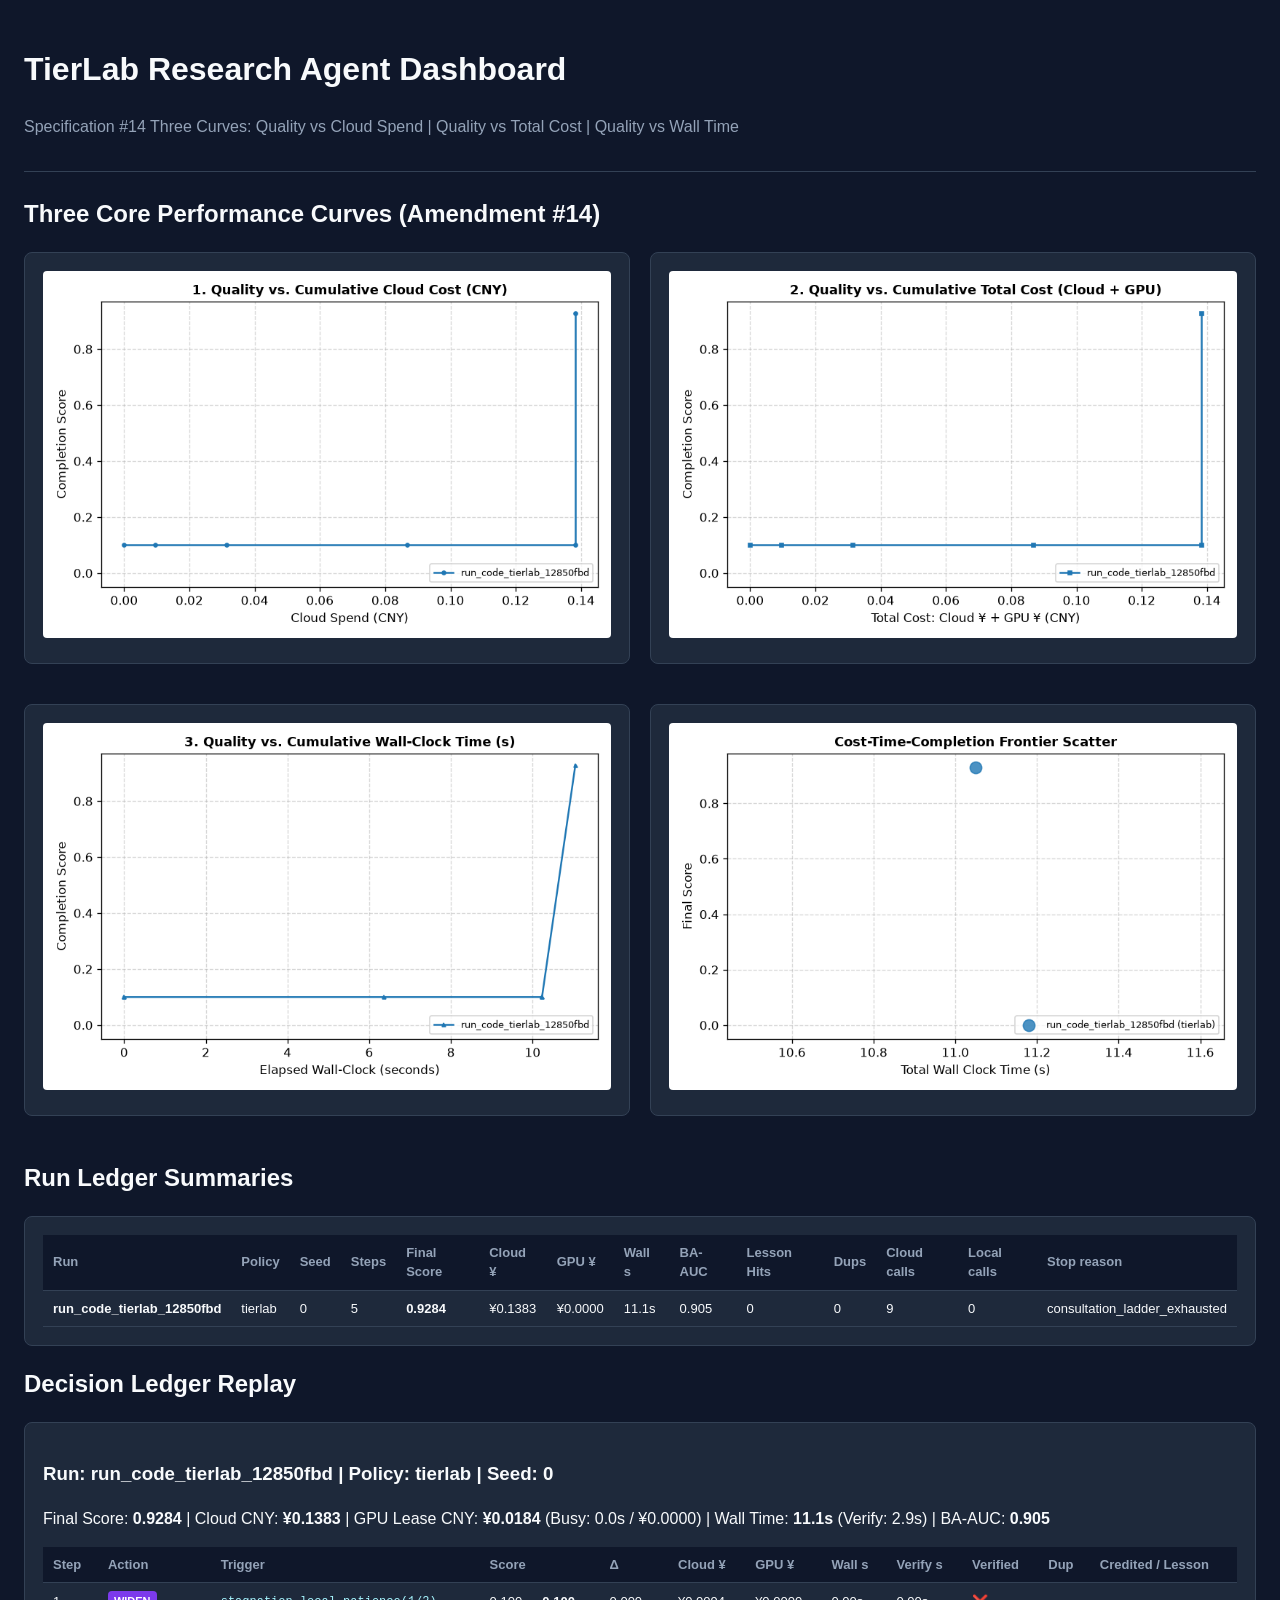
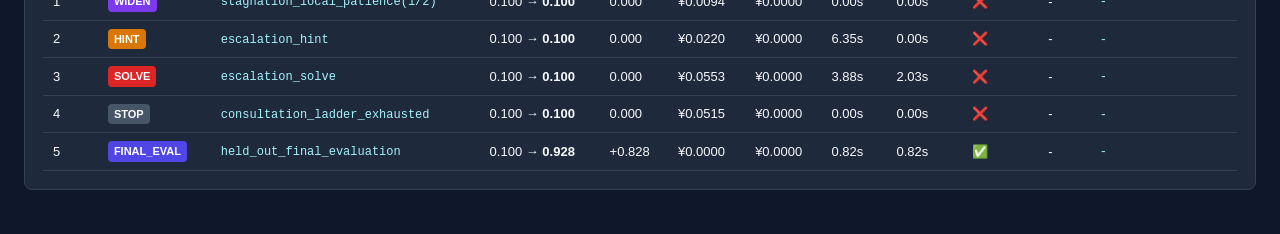
<file: docs/case_studies/agent-code-natural-20261114/report.html>
<!DOCTYPE html>
<html lang="en">
<head>
<meta charset="utf-8">
<meta name="viewport" content="width=device-width, initial-scale=1">
<title>TierLab Research Dashboard</title>
<style>
  :root {
    --bg: #0f172a;
    --card-bg: #1e293b;
    --text: #f8fafc;
    --text-muted: #94a3b8;
    --border: #334155;
    --primary: #38bdf8;
    --success: #4ade80;
  }
  body {
    font-family: -apple-system, BlinkMacSystemFont, "Segoe UI", Roboto, sans-serif;
    background: var(--bg);
    color: var(--text);
    margin: 0;
    padding: 24px;
    line-height: 1.5;
  }
  .container { max-width: 1300px; margin: 0 auto; }
  .header { margin-bottom: 24px; border-bottom: 1px solid var(--border); padding-bottom: 16px; }
  .grid { display: grid; grid-template-columns: repeat(auto-fit, minmax(400px, 1fr)); gap: 20px; margin-bottom: 24px; }
  .card { background: var(--card-bg); border: 1px solid var(--border); border-radius: 8px; padding: 18px; margin-bottom: 20px; }
  .card img { width: 100%; height: auto; border-radius: 4px; }
  .table-container { overflow-x: auto; }
  table { width: 100%; border-collapse: collapse; font-size: 13px; text-align: left; }
  th, td { padding: 8px 10px; border-bottom: 1px solid var(--border); }
  th { background: #0f172a; color: var(--text-muted); }
  code { font-family: ui-monospace, Menlo, monospace; font-size: 12px; color: #a5f3fc; }
  .badge { display: inline-block; padding: 2px 6px; border-radius: 4px; font-size: 11px; font-weight: 600; text-transform: uppercase; }
  .badge-propose_local { background: #0284c7; color: white; }
  .badge-widen { background: #7c3aed; color: white; }
  .badge-lesson_hit { background: #059669; color: white; }
  .badge-hint { background: #d97706; color: white; }
  .badge-solve { background: #dc2626; color: white; }
  .badge-no_advice_retry { background: #0d9488; color: white; }
  .badge-final_eval { background: #4f46e5; color: white; }
  .badge-stop { background: #475569; color: white; }
</style>
<script type="text/javascript" nonce="9d263fa84de64c19a8977899338" src="//local.adguard.org?ts=1794665859535&amp;type=content-script&amp;dmn=127.0.0.1:18766&amp;url=http%3A%2F%2F127.0.0.1%3A18766%2Fruns%2Frun_code_tierlab_12850fbd%2Freport&amp;app=python.exe&amp;css=2&amp;js=1&amp;rel=1&amp;rji=1&amp;sbe=1&amp;stealth=0"></script><script type="text/javascript" nonce="9d263fa84de64c19a8977899338" src="//local.adguard.org?ts=1794665859535&amp;name=AdGuard%20Extra&amp;name=AdGuard%20Popup%20Blocker&amp;type=user-script"></script></head>
<body>
<div class="container">
  <div class="header">
    <h1>TierLab Research Agent Dashboard</h1>
    <p style="color: var(--text-muted);">
      Specification #14 Three Curves: Quality vs Cloud Spend | Quality vs Total Cost | Quality vs Wall Time
    </p>
  </div>

  <h2>Three Core Performance Curves (Amendment #14)</h2>
  <div class="grid">
    <div class="card">
      <img src="[data-uri]" alt="Quality vs Cloud Spend" />
    </div>
    <div class="card">
      <img src="[data-uri]" alt="Quality vs Total Cost" />
    </div>
    <div class="card">
      <img src="[data-uri]" alt="Quality vs Wall Time" />
    </div>
    <div class="card">
      <img src="[data-uri]" alt="Frontier Scatter" />
    </div>
  </div>

  <h2>Run Ledger Summaries</h2>
  <div class="card table-container">
    <table>
      <thead>
        <tr>
          <th>Run</th><th>Policy</th><th>Seed</th><th>Steps</th><th>Final Score</th>
          <th>Cloud ¥</th><th>GPU ¥</th><th>Wall s</th><th>BA-AUC</th><th>Lesson Hits</th><th>Dups</th><th>Cloud calls</th><th>Local calls</th><th>Stop reason</th>
        </tr>
      </thead>
      <tbody>
        <tr><td><strong>run_code_tierlab_12850fbd</strong></td><td>tierlab</td><td>0</td><td>5</td><td><strong>0.9284</strong></td><td>¥0.1383</td><td>¥0.0000</td><td>11.1s</td><td>0.905</td><td>0</td><td>0</td><td>9</td><td>0</td><td>consultation_ladder_exhausted</td></tr>
      </tbody>
    </table>
  </div>

  <h2>Decision Ledger Replay</h2>
  
        <div class="card">
          <h3>Run: run_code_tierlab_12850fbd | Policy: tierlab | Seed: 0</h3>
          <p>
            Final Score: <strong>0.9284</strong> |
            Cloud CNY: <strong>¥0.1383</strong> |
            GPU Lease CNY: <strong>¥0.0184</strong> (Busy: 0.0s / ¥0.0000) |
            Wall Time: <strong>11.1s</strong> (Verify: 2.9s) |
            BA-AUC: <strong>0.905</strong>
          </p>
          <div class="table-container">
            <table>
              <thead>
                <tr>
                  <th>Step</th><th>Action</th><th>Trigger</th><th>Score</th><th>&Delta;</th>
                  <th>Cloud ¥</th><th>GPU ¥</th><th>Wall s</th><th>Verify s</th><th>Verified</th><th>Dup</th><th>Credited / Lesson</th>
                </tr>
              </thead>
              <tbody>
                
            <tr>
              <td>1</td>
              <td><span class="badge badge-widen">widen</span></td>
              <td><code>stagnation_local_patience(1/2)</code></td>
              <td>0.100 &rarr; <strong>0.100</strong></td>
              <td>0.000</td>
              <td>¥0.0094</td>
              <td>¥0.0000</td>
              <td>0.00s</td>
              <td>0.00s</td>
              <td>&#10060;</td>
              <td>-</td>
              <td><code>-</code></td>
            </tr>
            
            <tr>
              <td>2</td>
              <td><span class="badge badge-hint">hint</span></td>
              <td><code>escalation_hint</code></td>
              <td>0.100 &rarr; <strong>0.100</strong></td>
              <td>0.000</td>
              <td>¥0.0220</td>
              <td>¥0.0000</td>
              <td>6.35s</td>
              <td>0.00s</td>
              <td>&#10060;</td>
              <td>-</td>
              <td><code>-</code></td>
            </tr>
            
            <tr>
              <td>3</td>
              <td><span class="badge badge-solve">solve</span></td>
              <td><code>escalation_solve</code></td>
              <td>0.100 &rarr; <strong>0.100</strong></td>
              <td>0.000</td>
              <td>¥0.0553</td>
              <td>¥0.0000</td>
              <td>3.88s</td>
              <td>2.03s</td>
              <td>&#10060;</td>
              <td>-</td>
              <td><code>-</code></td>
            </tr>
            
            <tr>
              <td>4</td>
              <td><span class="badge badge-stop">stop</span></td>
              <td><code>consultation_ladder_exhausted</code></td>
              <td>0.100 &rarr; <strong>0.100</strong></td>
              <td>0.000</td>
              <td>¥0.0515</td>
              <td>¥0.0000</td>
              <td>0.00s</td>
              <td>0.00s</td>
              <td>&#10060;</td>
              <td>-</td>
              <td><code>-</code></td>
            </tr>
            
            <tr>
              <td>5</td>
              <td><span class="badge badge-final_eval">final_eval</span></td>
              <td><code>held_out_final_evaluation</code></td>
              <td>0.100 &rarr; <strong>0.928</strong></td>
              <td>+0.828</td>
              <td>¥0.0000</td>
              <td>¥0.0000</td>
              <td>0.82s</td>
              <td>0.82s</td>
              <td>&#9989;</td>
              <td>-</td>
              <td><code>-</code></td>
            </tr>
            
              </tbody>
            </table>
          </div>
        </div>
        
</div>
</body>
</html>
</file>
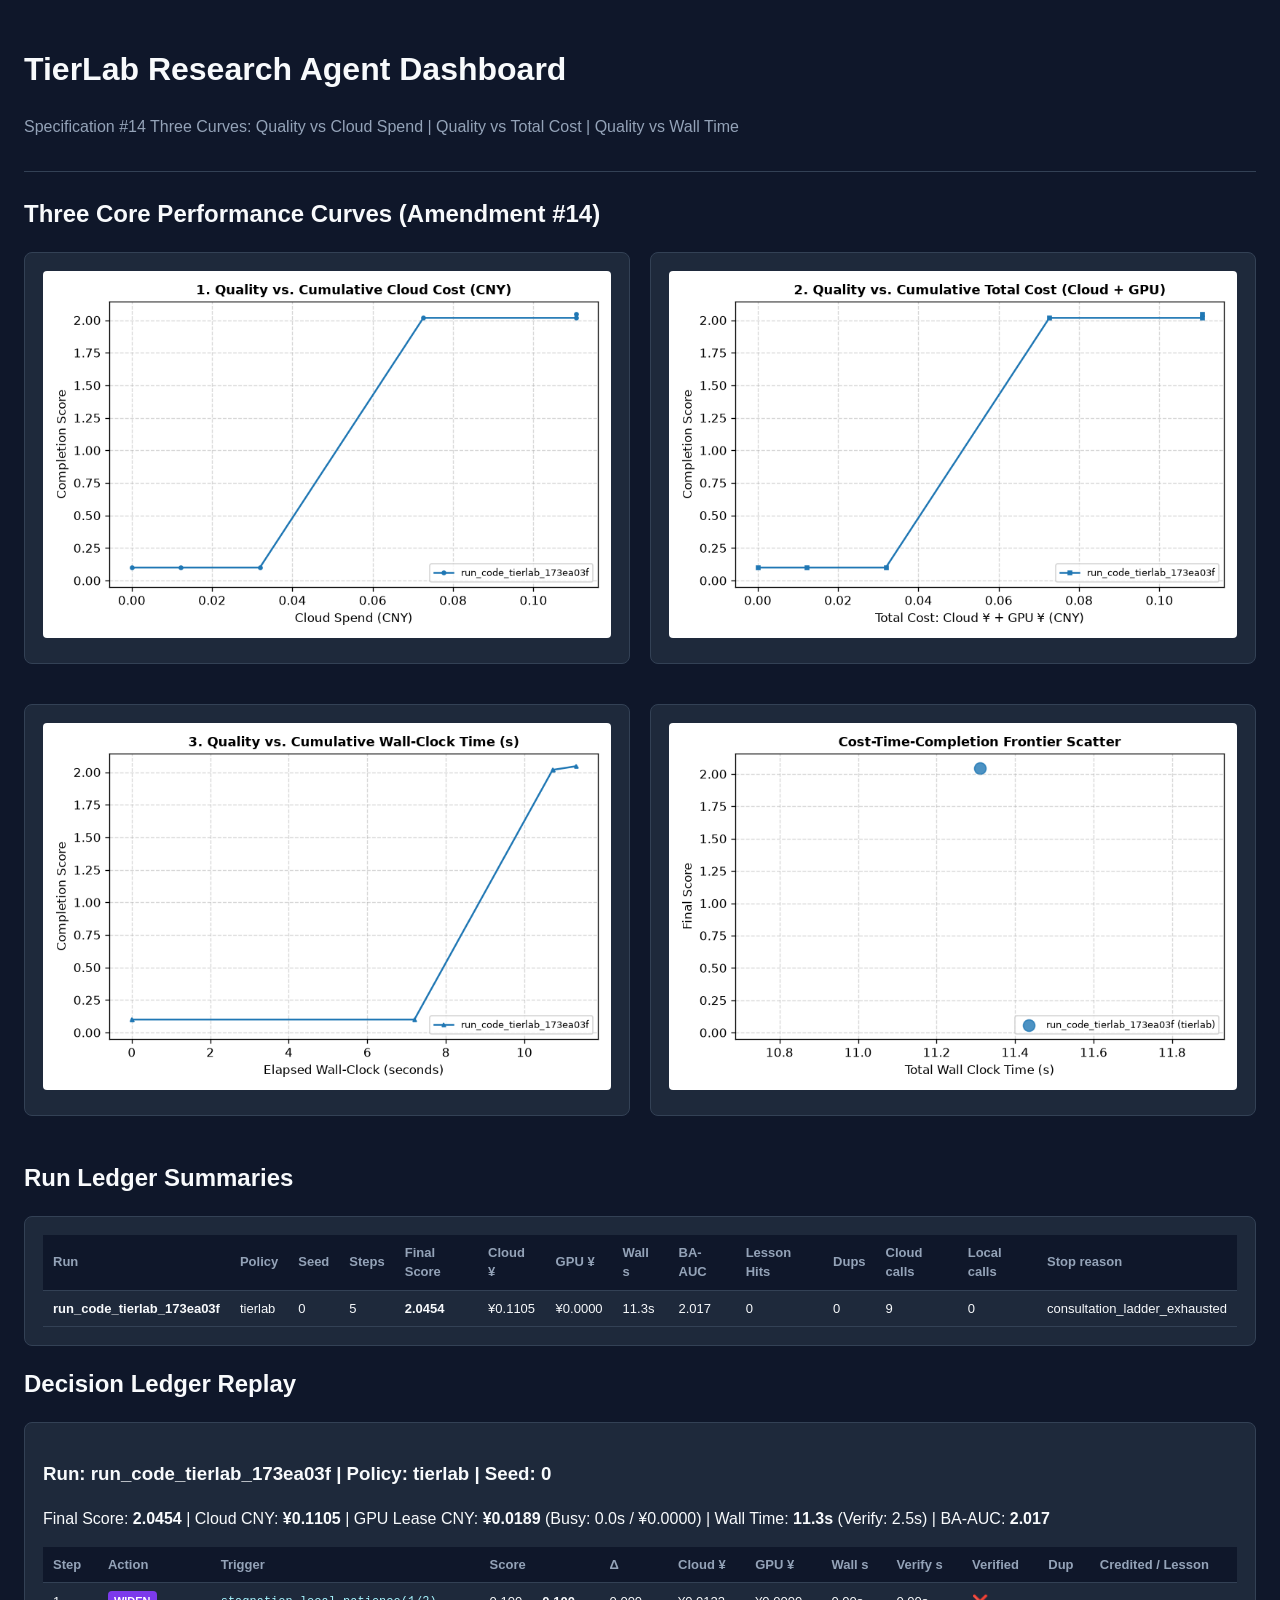
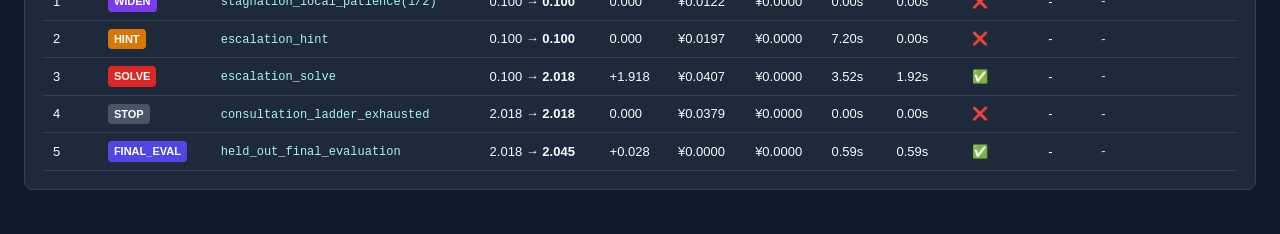
<file: docs/case_studies/native-collaboration-20261114/report.html>
<!DOCTYPE html>
<html lang="en">
<head>
<meta charset="utf-8">
<meta name="viewport" content="width=device-width, initial-scale=1">
<title>TierLab Research Dashboard</title>
<style>
  :root {
    --bg: #0f172a;
    --card-bg: #1e293b;
    --text: #f8fafc;
    --text-muted: #94a3b8;
    --border: #334155;
    --primary: #38bdf8;
    --success: #4ade80;
  }
  body {
    font-family: -apple-system, BlinkMacSystemFont, "Segoe UI", Roboto, sans-serif;
    background: var(--bg);
    color: var(--text);
    margin: 0;
    padding: 24px;
    line-height: 1.5;
  }
  .container { max-width: 1300px; margin: 0 auto; }
  .header { margin-bottom: 24px; border-bottom: 1px solid var(--border); padding-bottom: 16px; }
  .grid { display: grid; grid-template-columns: repeat(auto-fit, minmax(400px, 1fr)); gap: 20px; margin-bottom: 24px; }
  .card { background: var(--card-bg); border: 1px solid var(--border); border-radius: 8px; padding: 18px; margin-bottom: 20px; }
  .card img { width: 100%; height: auto; border-radius: 4px; }
  .table-container { overflow-x: auto; }
  table { width: 100%; border-collapse: collapse; font-size: 13px; text-align: left; }
  th, td { padding: 8px 10px; border-bottom: 1px solid var(--border); }
  th { background: #0f172a; color: var(--text-muted); }
  code { font-family: ui-monospace, Menlo, monospace; font-size: 12px; color: #a5f3fc; }
  .badge { display: inline-block; padding: 2px 6px; border-radius: 4px; font-size: 11px; font-weight: 600; text-transform: uppercase; }
  .badge-propose_local { background: #0284c7; color: white; }
  .badge-widen { background: #7c3aed; color: white; }
  .badge-lesson_hit { background: #059669; color: white; }
  .badge-hint { background: #d97706; color: white; }
  .badge-solve { background: #dc2626; color: white; }
  .badge-no_advice_retry { background: #0d9488; color: white; }
  .badge-final_eval { background: #4f46e5; color: white; }
  .badge-stop { background: #475569; color: white; }
</style>
<script type="text/javascript" nonce="9d263fa84de64c19a8977899338" src="//local.adguard.org?ts=1794665859535&amp;type=content-script&amp;dmn=127.0.0.1:18766&amp;url=http%3A%2F%2F127.0.0.1%3A18766%2Fruns%2Frun_code_tierlab_173ea03f%2Freport&amp;app=python.exe&amp;css=2&amp;js=1&amp;rel=1&amp;rji=1&amp;sbe=1&amp;stealth=0"></script><script type="text/javascript" nonce="9d263fa84de64c19a8977899338" src="//local.adguard.org?ts=1794665859535&amp;name=AdGuard%20Extra&amp;name=AdGuard%20Popup%20Blocker&amp;type=user-script"></script></head>
<body>
<div class="container">
  <div class="header">
    <h1>TierLab Research Agent Dashboard</h1>
    <p style="color: var(--text-muted);">
      Specification #14 Three Curves: Quality vs Cloud Spend | Quality vs Total Cost | Quality vs Wall Time
    </p>
  </div>

  <h2>Three Core Performance Curves (Amendment #14)</h2>
  <div class="grid">
    <div class="card">
      <img src="[data-uri]" alt="Quality vs Cloud Spend" />
    </div>
    <div class="card">
      <img src="[data-uri]" alt="Quality vs Total Cost" />
    </div>
    <div class="card">
      <img src="[data-uri]" alt="Quality vs Wall Time" />
    </div>
    <div class="card">
      <img src="[data-uri]" alt="Frontier Scatter" />
    </div>
  </div>

  <h2>Run Ledger Summaries</h2>
  <div class="card table-container">
    <table>
      <thead>
        <tr>
          <th>Run</th><th>Policy</th><th>Seed</th><th>Steps</th><th>Final Score</th>
          <th>Cloud ¥</th><th>GPU ¥</th><th>Wall s</th><th>BA-AUC</th><th>Lesson Hits</th><th>Dups</th><th>Cloud calls</th><th>Local calls</th><th>Stop reason</th>
        </tr>
      </thead>
      <tbody>
        <tr><td><strong>run_code_tierlab_173ea03f</strong></td><td>tierlab</td><td>0</td><td>5</td><td><strong>2.0454</strong></td><td>¥0.1105</td><td>¥0.0000</td><td>11.3s</td><td>2.017</td><td>0</td><td>0</td><td>9</td><td>0</td><td>consultation_ladder_exhausted</td></tr>
      </tbody>
    </table>
  </div>

  <h2>Decision Ledger Replay</h2>
  
        <div class="card">
          <h3>Run: run_code_tierlab_173ea03f | Policy: tierlab | Seed: 0</h3>
          <p>
            Final Score: <strong>2.0454</strong> |
            Cloud CNY: <strong>¥0.1105</strong> |
            GPU Lease CNY: <strong>¥0.0189</strong> (Busy: 0.0s / ¥0.0000) |
            Wall Time: <strong>11.3s</strong> (Verify: 2.5s) |
            BA-AUC: <strong>2.017</strong>
          </p>
          <div class="table-container">
            <table>
              <thead>
                <tr>
                  <th>Step</th><th>Action</th><th>Trigger</th><th>Score</th><th>&Delta;</th>
                  <th>Cloud ¥</th><th>GPU ¥</th><th>Wall s</th><th>Verify s</th><th>Verified</th><th>Dup</th><th>Credited / Lesson</th>
                </tr>
              </thead>
              <tbody>
                
            <tr>
              <td>1</td>
              <td><span class="badge badge-widen">widen</span></td>
              <td><code>stagnation_local_patience(1/2)</code></td>
              <td>0.100 &rarr; <strong>0.100</strong></td>
              <td>0.000</td>
              <td>¥0.0122</td>
              <td>¥0.0000</td>
              <td>0.00s</td>
              <td>0.00s</td>
              <td>&#10060;</td>
              <td>-</td>
              <td><code>-</code></td>
            </tr>
            
            <tr>
              <td>2</td>
              <td><span class="badge badge-hint">hint</span></td>
              <td><code>escalation_hint</code></td>
              <td>0.100 &rarr; <strong>0.100</strong></td>
              <td>0.000</td>
              <td>¥0.0197</td>
              <td>¥0.0000</td>
              <td>7.20s</td>
              <td>0.00s</td>
              <td>&#10060;</td>
              <td>-</td>
              <td><code>-</code></td>
            </tr>
            
            <tr>
              <td>3</td>
              <td><span class="badge badge-solve">solve</span></td>
              <td><code>escalation_solve</code></td>
              <td>0.100 &rarr; <strong>2.018</strong></td>
              <td>+1.918</td>
              <td>¥0.0407</td>
              <td>¥0.0000</td>
              <td>3.52s</td>
              <td>1.92s</td>
              <td>&#9989;</td>
              <td>-</td>
              <td><code>-</code></td>
            </tr>
            
            <tr>
              <td>4</td>
              <td><span class="badge badge-stop">stop</span></td>
              <td><code>consultation_ladder_exhausted</code></td>
              <td>2.018 &rarr; <strong>2.018</strong></td>
              <td>0.000</td>
              <td>¥0.0379</td>
              <td>¥0.0000</td>
              <td>0.00s</td>
              <td>0.00s</td>
              <td>&#10060;</td>
              <td>-</td>
              <td><code>-</code></td>
            </tr>
            
            <tr>
              <td>5</td>
              <td><span class="badge badge-final_eval">final_eval</span></td>
              <td><code>held_out_final_evaluation</code></td>
              <td>2.018 &rarr; <strong>2.045</strong></td>
              <td>+0.028</td>
              <td>¥0.0000</td>
              <td>¥0.0000</td>
              <td>0.59s</td>
              <td>0.59s</td>
              <td>&#9989;</td>
              <td>-</td>
              <td><code>-</code></td>
            </tr>
            
              </tbody>
            </table>
          </div>
        </div>
        
</div>
</body>
</html>
</file>
